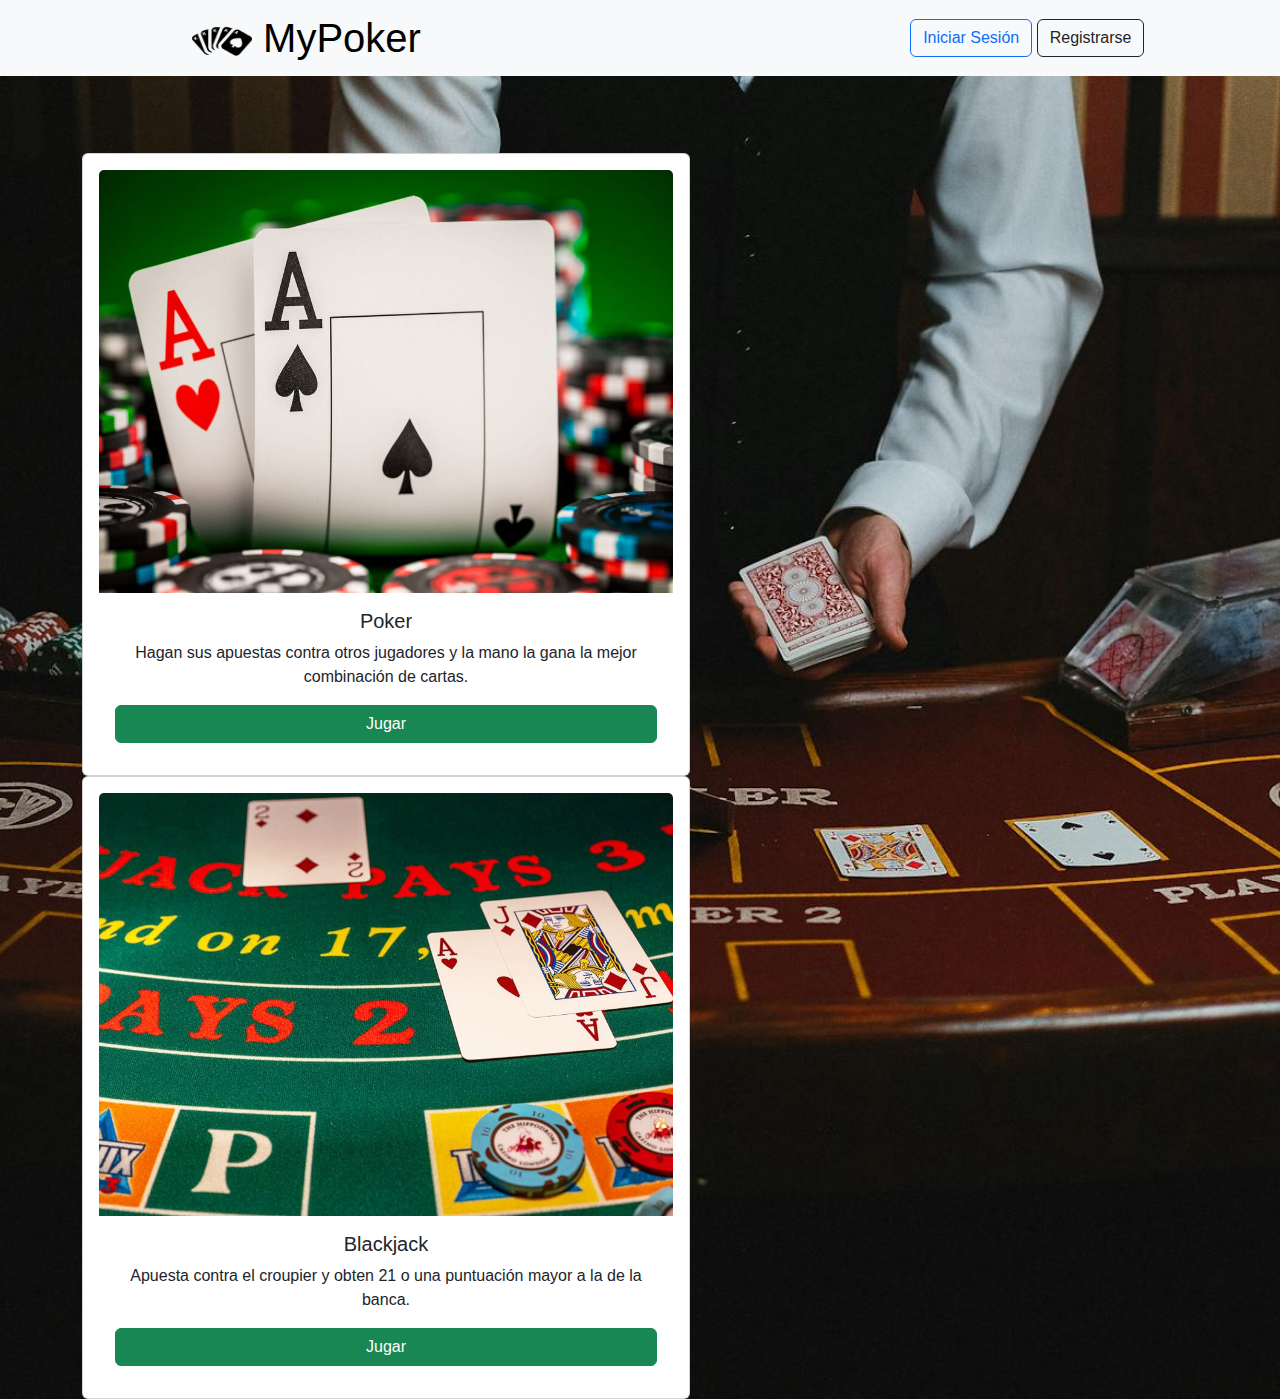
<file: HTML/index.html>
<!DOCTYPE html>
<html lang="es">
<head>
  <meta charset="utf-8">
  <meta name="viewport" content="width=device-width, initial-scale=1">
  <title>MyPoker</title>
  <link href="https://cdn.jsdelivr.net/npm/bootstrap@5.3.3/dist/css/bootstrap.min.css" rel="stylesheet" integrity="sha384-QWTKZyjpPEjISv5WaRU9OFeRpok6YctnYmDr5pNlyT2bRjXh0JMhjY6hW+ALEwIH" crossorigin="anonymous">
  <link href="../CSS/Style.css" rel="stylesheet">
</head>

<body>
  <header>
    <nav class="navbar navbar-expand-lg navbar-light bg-light header-main">

      <!-- Logo y nombre -->
      <div class="container-fluid logo-nombre">
        <a class="navbar-brand nombre" href="#">
          <img src="../Imagenes/logo.png" alt="Logo" width="60" height="48" class="d-inline-block align-text-top">
          MyPoker
        </a>
      </div>

      <!-- Botones -->
      <div class="w-50 p-3 botones">
        <button class="btn btn-outline-primary" id="BtnIniciar">Iniciar Sesión</button>
        <button class="btn btn-outline-dark" id="BtnRegistrarse">Registrarse</button>
      </div>
    </nav>
  </header>

<!-- Contenedor con las cartas -->
  <div class="container d-flex contenedor-cartas align-items-center">
    <div class="row gx-5 text-center">
      <div class="col">
        <div class="card p-3" style="width: 38rem;">
          <img src="../Imagenes/Poker.jpg" class="card-img-top" alt="...">
          <div class="card-body">
            <h5 class="card-title">Poker</h5>
            <p class="card-text">Hagan sus apuestas contra otros jugadores y la mano la gana la mejor combinación de cartas.</p>
            <a href="#" class="btn btn-success boton-carta">Jugar</a>
          </div>
        </div>
      </div>
      <div class="col">
        <div class="card p-3" style="width: 38rem;">
          <img src="../Imagenes/Blackjack.jpg" class="card-img-top" alt="...">
          <div class="card-body">
            <h5 class="card-title">Blackjack</h5>
            <p class="card-text">Apuesta contra el croupier y obten 21 o una puntuación mayor a la de la banca.</p>
            <a href="#" class="btn btn-success boton-carta">Jugar</a>
          </div>
        </div>
      </div>
    </div>
  </div>

  <!-- Enlace al JS externo y al de Boostrap -->
  <script src="../JS/main.js"></script>
  <script src="https://cdn.jsdelivr.net/npm/bootstrap@5.3.3/dist/js/bootstrap.bundle.min.js" integrity="sha384-YvpcrYf0tY3lHB60NNkmXc5s9fDVZLESaAA55NDzOxhy9GkcIdslK1eN7N6jIeHz" crossorigin="anonymous"></script>
</body>
</html>
</file>
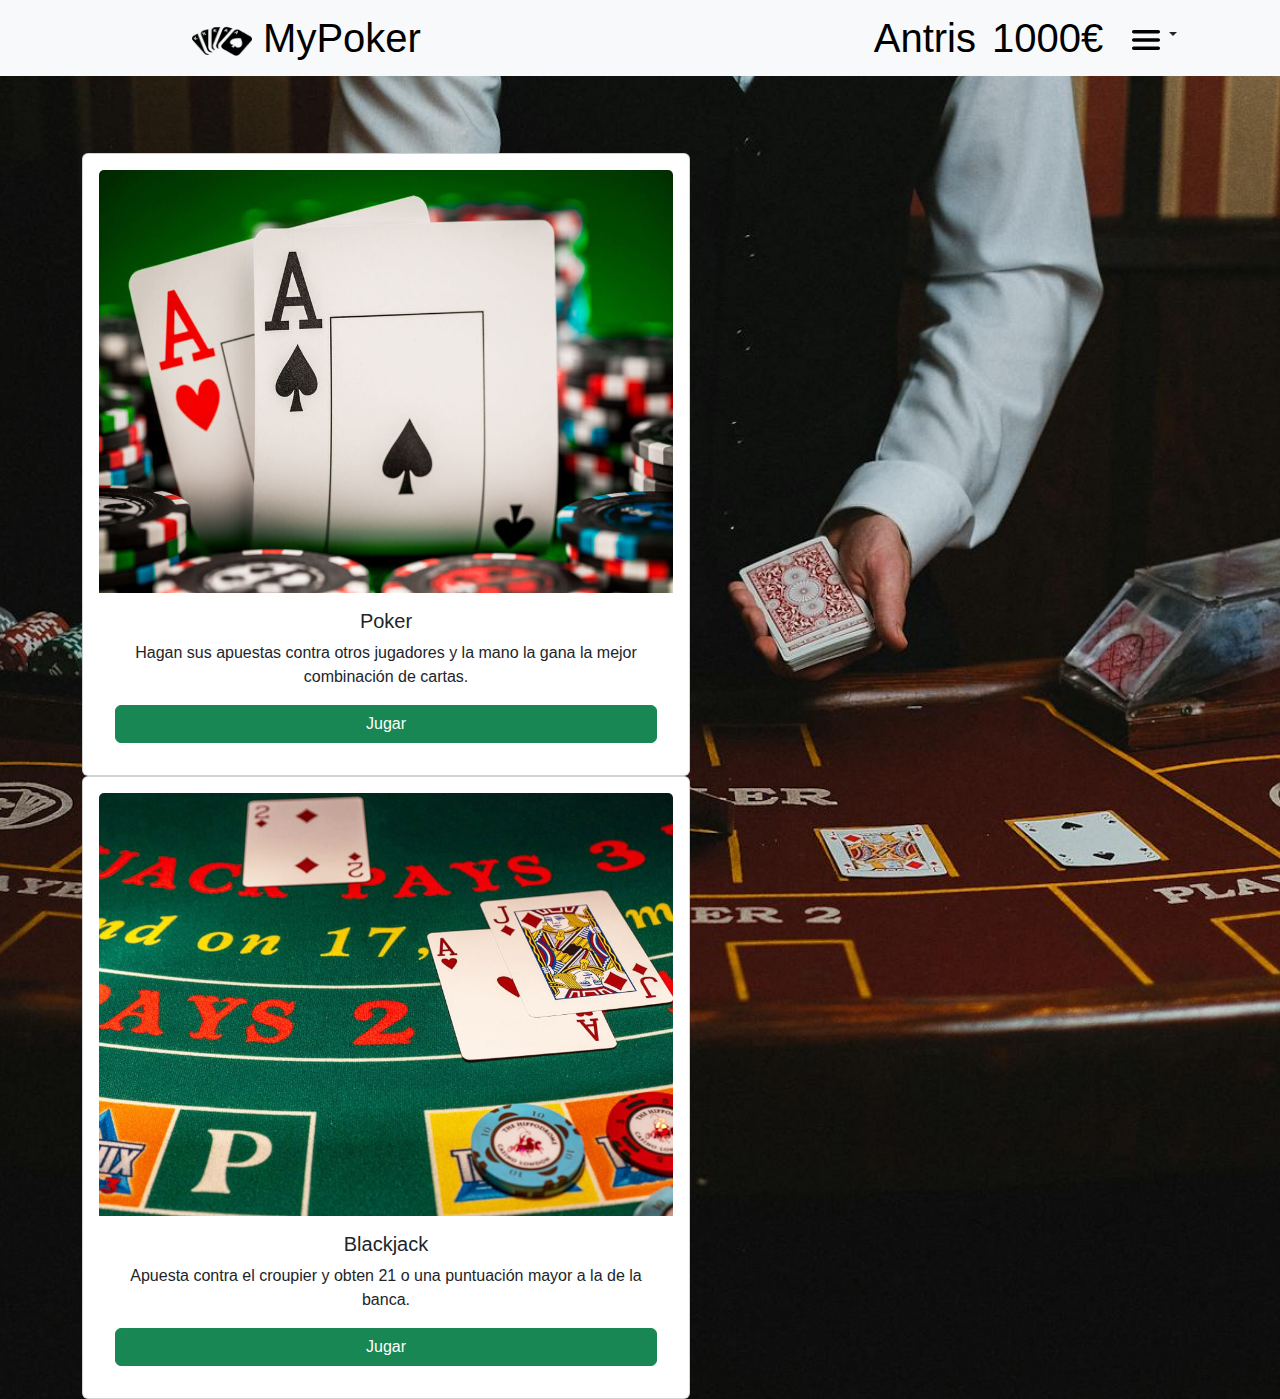
<file: HTML/iniciado.html>
<!DOCTYPE html>
<html lang="es">
<head>
  <meta charset="utf-8">
  <meta name="viewport" content="width=device-width, initial-scale=1">
  <title>MyPoker</title>
  <link href="https://cdn.jsdelivr.net/npm/bootstrap@5.3.3/dist/css/bootstrap.min.css" rel="stylesheet" integrity="sha384-QWTKZyjpPEjISv5WaRU9OFeRpok6YctnYmDr5pNlyT2bRjXh0JMhjY6hW+ALEwIH" crossorigin="anonymous">
  <link href="../CSS/Style.css" rel="stylesheet">
</head>

<body>
  <header>
    <nav class="navbar navbar-expand-lg navbar-light bg-light header-main">

      <!-- Logo y nombre -->
      <div class="container-fluid logo-nombre">
        <a class="navbar-brand nombre" href="#">
          <img src="../Imagenes/logo.png" alt="Logo" width="60" height="48" class="d-inline-block align-text-top">
          MyPoker
        </a>
      </div>

        <!-- Usuario -->
        <div class="container-fluid usuario">
          <a class="navbar-brand nombre" href="#">Antris</a>
          <a class="navbar-brand nombre" href="#">1000€</a>
          <button class="navbar-toggler" type="button" data-bs-toggle="collapse" data-bs-target="#navbarNavDropdown" aria-controls="navbarNavDropdown" aria-expanded="false" aria-label="Toggle navigation">
            <span class="navbar-toggler-icon"></span>
          </button>
          <div class="collapse navbar-collapse" id="navbarNavDarkDropdown">
            <ul class="navbar-nav">
              <li class="nav-item dropdown">
                <button class="btn dropdown-toggle" data-bs-toggle="dropdown" aria-expanded="false">
                  <img src="../Imagenes/menu.svg" alt="menu" height="28" class="d-inline-block align-text-top">
                </button>
                <ul class="dropdown-menu">
                  <li><a class="dropdown-item" href="#">Perfil</a></li>
                  <li><a class="dropdown-item" href="#">Cartera</a></li>
                  <li><a class="dropdown-item" href="#">Historial</a></li>
                  <li><hr class="dropdown-divider"></li>
                  <li><a class="dropdown-item" href="#">Cerrar sesión</a></li>
                </ul>
              </li>
            </ul>
          </div>
        </div>
      
    </nav>
    
  </header>

<!-- Contenedor con las cartas -->
  <div class="container d-flex contenedor-cartas align-items-center">
    <div class="row gx-5 text-center">
      <div class="col">
        <div class="card p-3" style="width: 38rem;">
          <img src="../Imagenes/Poker.jpg" class="card-img-top" alt="...">
          <div class="card-body">
            <h5 class="card-title">Poker</h5>
            <p class="card-text">Hagan sus apuestas contra otros jugadores y la mano la gana la mejor combinación de cartas.</p>
            <a href="#" class="btn btn-success boton-carta">Jugar</a>
          </div>
        </div>
      </div>
      <div class="col">
        <div class="card p-3" style="width: 38rem;">
          <img src="../Imagenes/Blackjack.jpg" class="card-img-top" alt="...">
          <div class="card-body">
            <h5 class="card-title">Blackjack</h5>
            <p class="card-text">Apuesta contra el croupier y obten 21 o una puntuación mayor a la de la banca.</p>
            <a href="#" class="btn btn-success boton-carta">Jugar</a>
          </div>
        </div>
      </div>
    </div>
  </div>

  <!-- Enlace al JS externo y al de Boostrap -->
  <script src="https://cdn.jsdelivr.net/npm/bootstrap@5.3.3/dist/js/bootstrap.bundle.min.js" integrity="sha384-YvpcrYf0tY3lHB60NNkmXc5s9fDVZLESaAA55NDzOxhy9GkcIdslK1eN7N6jIeHz" crossorigin="anonymous"></script>
</body>
</html>
</file>
<file: CSS/Style.css>
body{
    background-image: url(../Imagenes/Fondo_main.jpg);
    background-position: center top;
    background-size: cover;
    background-repeat: no-repeat;
    font-family:'Trebuchet MS', 'Lucida Sans Unicode', 'Lucida Grande', 'Lucida Sans', Arial, sans-serif;
}

.header-main {
    padding-top: 0.2rem;
    padding-bottom: 0.2rem;
}

.nombre{
    font-size: 2.5rem;
}

.logo-nombre{
    padding-left: 15%;
}

.botones{
    margin-left: 5%;
}

.boton-carta{
    width: 100%;
}

.contenedor-cartas{
    margin-top: 6%;
}

#borroso{
    position: fixed; /* Abarca toda la pantalla */
        top: 0;
        left: 0;
        width: 100%;
        height: 100%;
    background: rgba(0, 0, 0, 0.5); /* Oscurecimiento */
    backdrop-filter: blur(5px); /* Efecto de desenfoque */
    z-index: 9998; /* Asegura que esté por encima de todo menos del formulario*/
    display: none; /* Inicialmente oculto */
}

.inicio{
    background-color: rgb(255, 255, 255);
    margin-left: auto;
    margin-right: auto;
    margin-top: 10%;
}

.registro{
    background-color: rgb(255, 255, 255);
    margin-left: auto;
    margin-right: auto;
    margin-top: 10%;
}

.usuario{
    margin-left: 25%;
}
</file>
